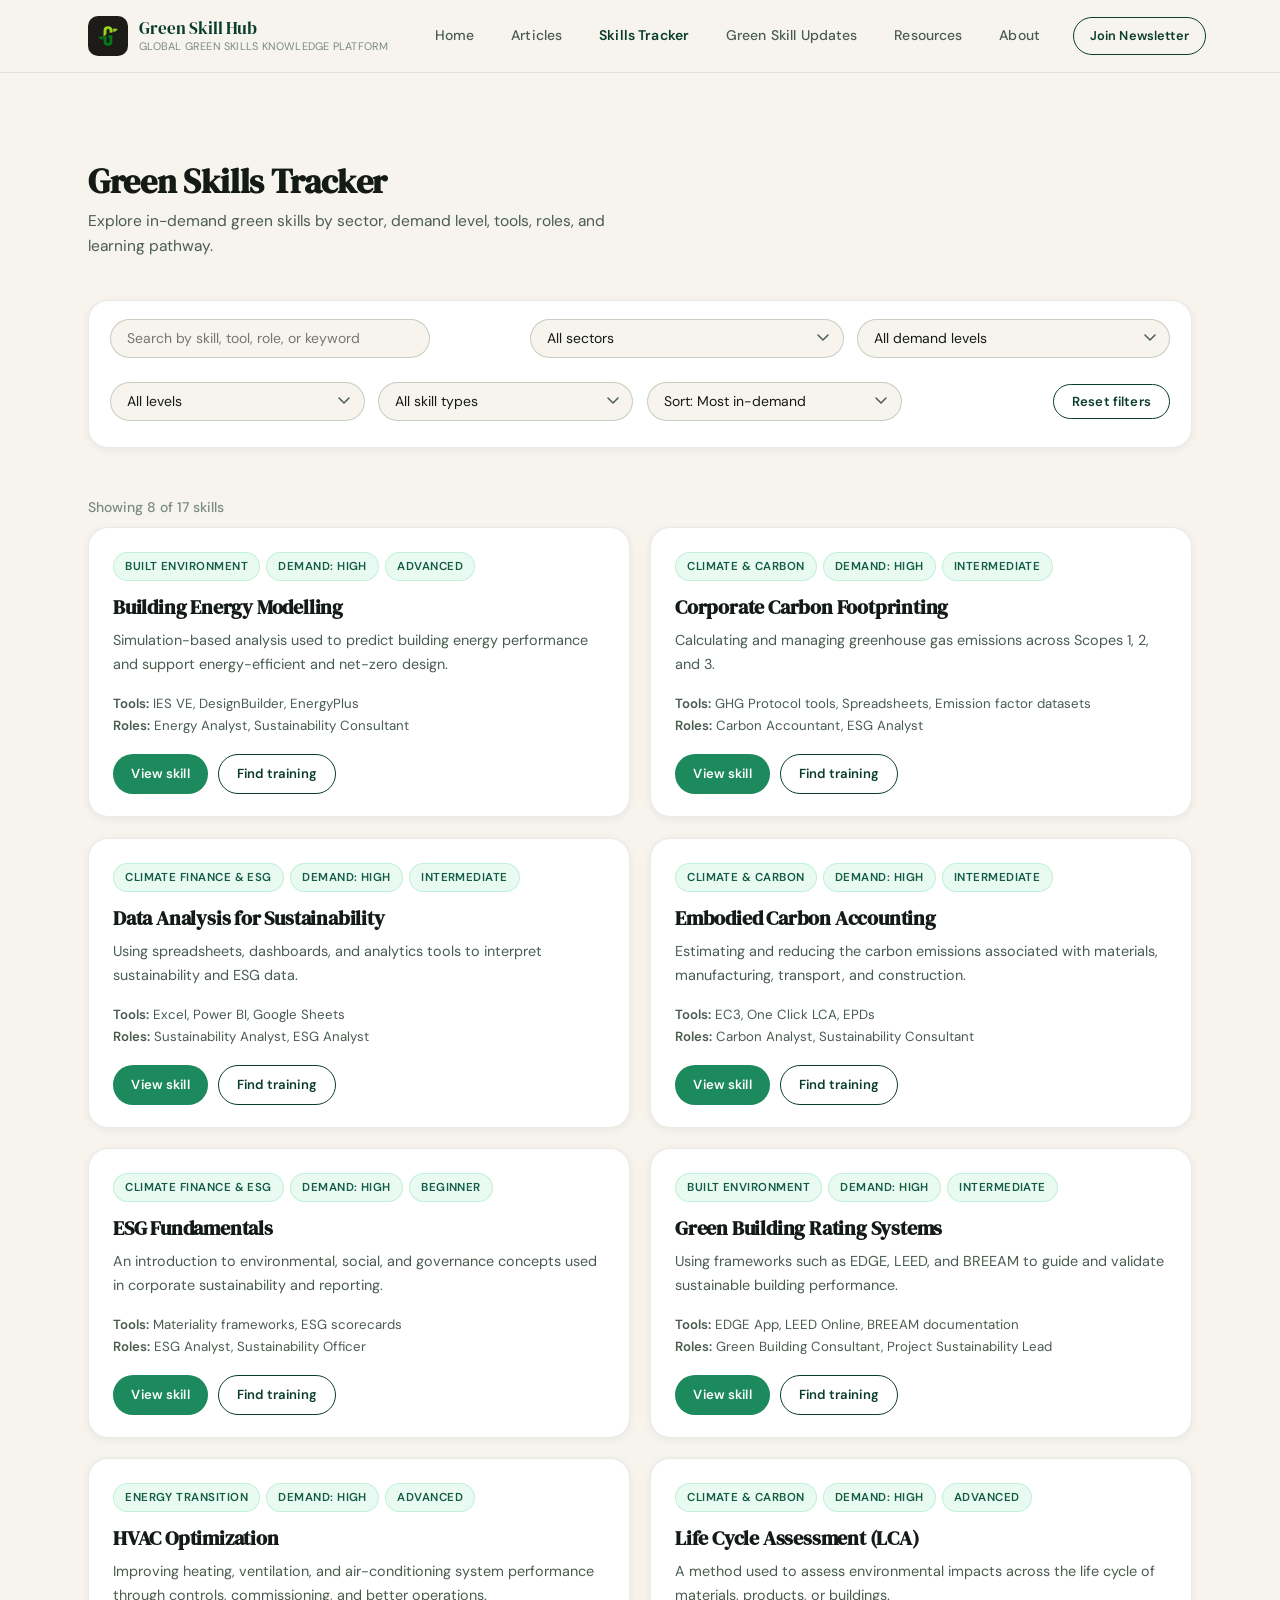
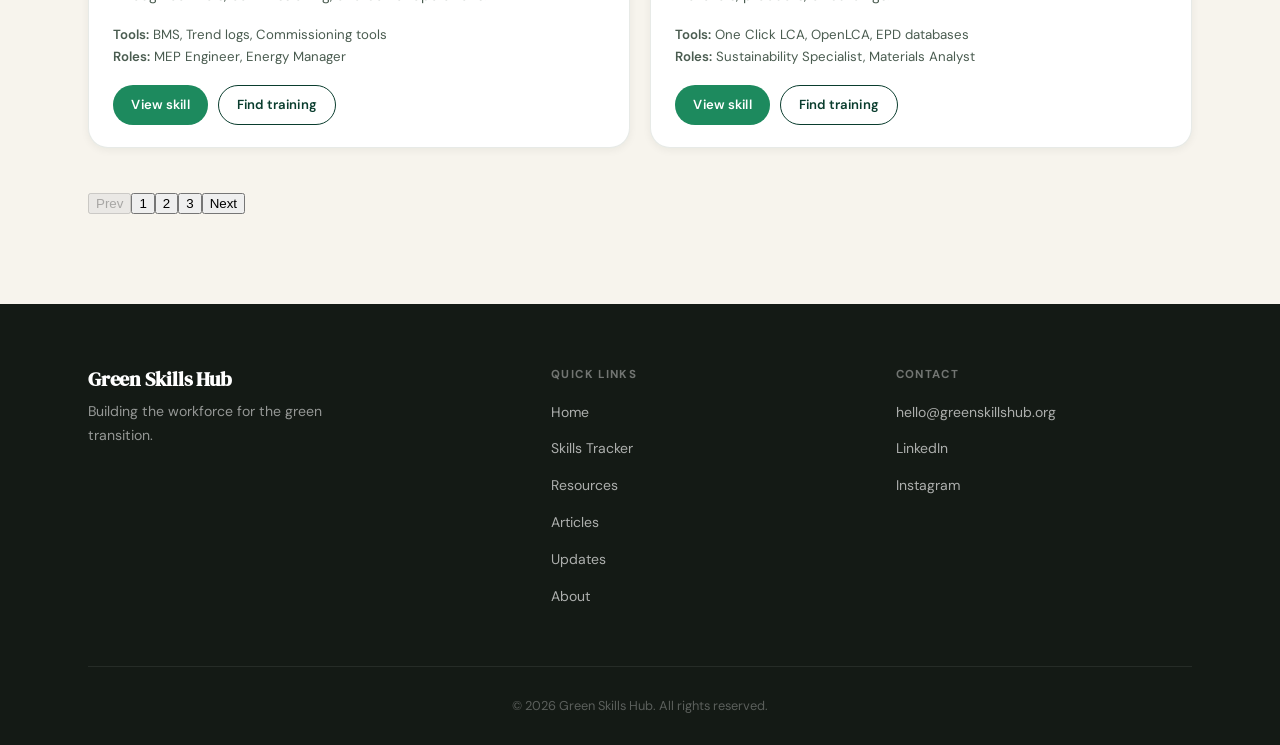
<file: tracker.html>
<!DOCTYPE html>
<html lang="en">
<head>
  <meta charset="UTF-8" />
  <meta name="viewport" content="width=device-width, initial-scale=1.0" />
  <title>Green Skills Tracker | Green Skill Hub</title>
  <meta
    name="description"
    content="Explore in-demand green skills by sector, demand level, tools, roles, and learning pathways on Green Skill Hub."
  />
  <link rel="stylesheet" href="css/styles.css" />
  <link rel="preconnect" href="https://fonts.googleapis.com" />
  <link rel="preconnect" href="https://fonts.gstatic.com" crossorigin />
  <link
    href="https://fonts.googleapis.com/css2?family=DM+Serif+Display:ital@0;1&family=DM+Sans:ital,opsz,wght@0,9..40,300;0,9..40,400;0,9..40,500;0,9..40,600;0,9..40,700;1,9..40,400&display=swap"
    rel="stylesheet"
  />
  <style>
    /* ── Tracker-specific overrides ── */

    .tracker-topbar {
      display: flex;
      justify-content: space-between;
      align-items: center;
      gap: 12px;
      flex-wrap: wrap;
      margin: 16px 0 8px;
    }

    .tracker-results-count {
      font-size: 0.875rem;
      color: var(--color-faint);
      font-weight: 500;
    }

    .tracker-badges {
      display: flex;
      flex-wrap: wrap;
      gap: 6px;
      margin: 0 0 0.85rem;
    }

    .tracker-badge {
      display: inline-flex;
      align-items: center;
      padding: 0.22rem 0.7rem;
      border-radius: 999px;
      font-size: 0.72rem;
      font-weight: 600;
      letter-spacing: 0.04em;
      text-transform: uppercase;
      background: rgba(46, 204, 130, 0.1);
      color: var(--forest-mid);
      border: 1px solid rgba(46, 204, 130, 0.22);
    }

    .tracker-card-meta {
      margin: 0.75rem 0 0;
      font-size: 0.83rem;
      color: var(--color-muted);
      line-height: 1.7;
    }

    .tracker-card-meta strong {
      color: var(--ink-soft);
      font-weight: 600;
    }

    .tracker-actions {
      display: flex;
      flex-wrap: wrap;
      gap: 0.6rem;
      margin-top: 1rem;
    }

    /* Detail panel */
    .tracker-detail {
      margin-top: 2.5rem;
      border: 1px solid var(--color-border-mid);
      border-radius: var(--r-xl);
      padding: 2rem;
      background: var(--surface);
      box-shadow: var(--shadow-md);
      position: relative;
    }

    .tracker-detail::before {
      content: '';
      position: absolute;
      top: 0; left: 0; right: 0;
      height: 3px;
      background: linear-gradient(90deg, var(--forest), var(--leaf));
      border-radius: var(--r-xl) var(--r-xl) 0 0;
    }

    .tracker-detail.hidden { display: none; }

    .tracker-detail-grid {
      display: grid;
      grid-template-columns: 1.3fr 1fr;
      gap: 2rem;
      margin-top: 1.5rem;
    }

    .tracker-detail-section h3 {
      font-size: 0.78rem;
      font-weight: 700;
      letter-spacing: 0.1em;
      text-transform: uppercase;
      color: var(--forest-mid);
      margin-bottom: 0.6rem;
      margin-top: 1.25rem;
    }

    .tracker-detail-section h3:first-child { margin-top: 0; }

    .tracker-detail-section p {
      font-size: 0.92rem;
      color: var(--color-muted);
      line-height: 1.7;
    }

    .tracker-detail-list {
      padding-left: 0;
      margin: 0;
      list-style: none;
    }

    .tracker-detail-list li {
      font-size: 0.88rem;
      color: var(--color-muted);
      padding: 0.3rem 0;
      border-bottom: 1px solid var(--color-border);
      display: flex;
      align-items: baseline;
      gap: 0.5rem;
    }

    .tracker-detail-list li:last-child { border-bottom: none; }

    .tracker-detail-list li::before {
      content: '';
      width: 5px;
      height: 5px;
      border-radius: 50%;
      background: var(--leaf);
      flex-shrink: 0;
      margin-top: 0.4rem;
    }

    .tracker-empty {
      grid-column: 1 / -1;
      text-align: center;
      padding: 3rem;
    }

    /* Toolbar layouts */
    .tracker-toolbar-clean {
      display: grid;
      grid-template-columns: 1.3fr 1fr 1fr;
      gap: 0.85rem;
      margin-bottom: 0.75rem;
    }

    .tracker-toolbar-clean .updates-search,
    .tracker-toolbar-clean .updates-filter-select { width: 100%; }

    .tracker-toolbar-clean .updates-search input,
    .tracker-toolbar-clean .updates-dropdown { width: 100%; }

    .tracker-toolbar-secondary {
      display: grid;
      grid-template-columns: repeat(3, minmax(150px, 1fr)) minmax(180px, 1fr);
      gap: 0.85rem;
      margin-bottom: 0.5rem;
    }

    .tracker-toolbar-secondary select { width: 100%; }

    /* JS-injected skill cards — always visible */
    #skillsGrid .card {
      animation: none;
      opacity: 1;
    }

    /* Dark mode detail panel */
    .dark-mode .tracker-detail {
      background: var(--color-surface);
      border-color: var(--color-border);
    }

    @media (max-width: 1100px) {
      .tracker-toolbar-clean,
      .tracker-toolbar-secondary { grid-template-columns: 1fr 1fr; }
    }

    @media (max-width: 840px) {
      .tracker-detail-grid,
      .tracker-toolbar-clean,
      .tracker-toolbar-secondary { grid-template-columns: 1fr; }
    }
  </style>
  <!-- Google tag (gtag.js) -->
<script async src="https://www.googletagmanager.com/gtag/js?id=G-3H4B6SHLVS"></script>
<script>
  window.dataLayer = window.dataLayer || [];
  function gtag(){dataLayer.push(arguments);}
  gtag('js', new Date());

  gtag('config', 'G-3H4B6SHLVS');
</script>
</head>

<body>
  <!-- ================= HEADER ================= -->
  <header class="site-header">
    <div class="container header-inner">
      <a href="index.html" class="brand">
        <img src="./assets/logo3.png" alt="Green Skill Hub Logo" class="brand-logo">
        <div class="brand-text">
          <span class="brand-name">Green Skill Hub</span>
          <span class="brand-tagline">Global Green Skills Knowledge Platform</span>
        </div>
      </a>

      <button class="nav-toggle" aria-label="Toggle navigation" id="navToggle">
        <span></span><span></span><span></span>
      </button>

      <nav class="main-nav" id="mainNav">
        <ul class="nav-list">
          <li><a href="index.html" class="nav-link">Home</a></li>
          <li><a href="articles.html" class="nav-link">Articles</a></li>
          <li><a href="tracker.html" class="nav-link active">Skills Tracker</a></li>
          <li><a href="updates.html" class="nav-link">Green Skill Updates</a></li>
          <li><a href="resources.html" class="nav-link">Resources</a></li>
          <li><a href="index.html#about" class="nav-link">About</a></li>
        </ul>
        <a href="index.html#newsletter" class="btn btn-sm btn-outline">Join Newsletter</a>
      </nav>
    </div>
  </header>

  <!-- ================= MAIN ================= -->
  <main>
    <section class="section">
      <div class="container section-header">
        <div>
          <h2>Green Skills Tracker</h2>
          <p class="section-subtitle">
            Explore in-demand green skills by sector, demand level, tools, roles, and learning pathway.
          </p>
        </div>
      </div>

      <div class="container updates-layout">
        <div class="updates-toolbar" style="flex-direction: column; align-items: stretch; gap: 0.75rem;">
          <div class="tracker-toolbar-clean">
            <div class="updates-search">
            <input
              type="text"
              id="skillsSearch"
              placeholder="Search by skill, tool, role, or keyword"
              autocomplete="off"
            />
          </div>

          <div class="updates-filter-select">
            <select id="skillsSectorFilter" class="updates-dropdown">
              <option value="all">All sectors</option>
              <option value="energy">Energy Transition</option>
              <option value="built-environment">Built Environment</option>
              <option value="carbon">Climate &amp; Carbon</option>
              <option value="climate-finance">Climate Finance &amp; ESG</option>
              <option value="circular-economy">Circular Economy</option>
              <option value="environment">Water &amp; Environment</option>
              <option value="agriculture">Agriculture &amp; Food Systems</option>
              <option value="cities">Sustainable Cities</option>
            </select>
          </div>

          <div class="updates-filter-select">
            <select id="skillsDemand" class="updates-dropdown">
              <option value="all">All demand levels</option>
              <option value="high">High demand</option>
              <option value="medium">Medium demand</option>
              <option value="emerging">Emerging</option>
            </select>
          </div>
        </div>

        <div class="tracker-toolbar-secondary">
          <div class="updates-filter-select">
            <select id="skillsLevel" class="updates-dropdown">
              <option value="all">All levels</option>
              <option value="beginner">Beginner</option>
              <option value="intermediate">Intermediate</option>
              <option value="advanced">Advanced</option>
            </select>
          </div>

          <div class="updates-filter-select">
            <select id="skillsType" class="updates-dropdown">
              <option value="all">All skill types</option>
              <option value="technical">Technical</option>
              <option value="digital">Digital</option>
              <option value="policy">Policy</option>
              <option value="management">Management</option>
              <option value="soft">Soft</option>
            </select>
          </div>

          <div class="updates-filter-select">
            <select id="skillsSort" class="updates-dropdown">
              <option value="demand">Sort: Most in-demand</option>
              <option value="az">Sort: A–Z</option>
              <option value="level">Sort: By level</option>
              <option value="category">Sort: By category</option>
            </select>
          </div>

          <div class="tracker-topbar" style="margin: 0; justify-content: flex-end;">
            <button type="button" class="btn btn-sm btn-outline" id="resetSkillsBtn">Reset filters</button>
          </div>
        </div>
        </div><!-- end updates-toolbar -->

        <div class="tracker-topbar">
          <p class="tracker-results-count" id="skillsResultsCount">Showing 0 of 0 skills</p>
        </div>

        <div class="cards-grid cards-grid-2" id="skillsGrid"></div>
        <div class="updates-pagination" id="skillsPagination"></div>

        <!-- ================= DETAIL PANEL ================= -->
        <div class="tracker-detail hidden" id="skillDetail">
          <div class="tracker-topbar" style="margin-top: 0;">
            <h2 id="detailTitle" style="margin: 0;">Skill title</h2>
            <button type="button" class="btn btn-sm btn-outline" id="closeDetailBtn">Close</button>
          </div>

          <div class="tracker-badges" id="detailBadges"></div>

          <p id="detailDescription">
            Skill description goes here.
          </p>

          <div class="tracker-detail-grid">
            <div class="tracker-detail-section">
              <h3>Why this skill matters</h3>
              <p id="detailImportance"></p>

              <h3>Typical roles</h3>
              <ul class="tracker-detail-list" id="detailRoles"></ul>

              <h3>Learning pathway</h3>
              <ul class="tracker-detail-list" id="detailPathway"></ul>
            </div>

            <div class="tracker-detail-section">
              <h3>Tools & software</h3>
              <ul class="tracker-detail-list" id="detailTools"></ul>

              <h3>Where it is used</h3>
              <ul class="tracker-detail-list" id="detailUses"></ul>

              <div class="tracker-actions">
                <a href="updates.html" class="btn btn-sm btn-secondary">Find training</a>
                <a href="resources.html" class="btn btn-sm btn-outline">Related resources</a>
                <a href="articles.html" class="btn btn-sm btn-outline">Read articles</a>
              </div>
            </div>
          </div>
        </div>
      </div>
    </section>
  </main>

  <!-- ================= FOOTER ================= -->
  <footer class="site-footer">
    <div class="container">
      <div class="footer-content">
        <div class="footer-brand">
          <h3>Green Skills Hub</h3>
          <p>Building the workforce for the green transition.</p>
        </div>

        <div class="footer-links">
          <h4>Quick Links</h4>
          <ul>
            <li><a href="index.html">Home</a></li>
            <li><a href="tracker.html">Skills Tracker</a></li>
            <li><a href="resources.html">Resources</a></li>
            <li><a href="articles.html">Articles</a></li>
            <li><a href="updates.html">Updates</a></li>
            <li><a href="index.html#about">About</a></li>
          </ul>
        </div>

        <div class="footer-contact">
          <h4>Contact</h4>
          <ul>
            <li><a href="mailto:hello@greenskillshub.org">hello@greenskillshub.org</a></li>
            <li><a href="https://www.linkedin.com/" target="_blank" rel="noopener">LinkedIn</a></li>
            <li><a href="https://www.instagram.com/" target="_blank" rel="noopener">Instagram</a></li>
          </ul>
        </div>
      </div>

      <div class="footer-bottom">
        <p>&copy; 2026 Green Skills Hub. All rights reserved.</p>
      </div>
    </div>
  </footer>

  <script src="js/global.js"></script>

  <script>
    document.addEventListener("DOMContentLoaded", () => {
      const SKILLS = [
        {
          id: "building-energy-modelling",
          name: "Building Energy Modelling",
          category: "built-environment",
          demand: "high",
          level: "advanced",
          type: "technical",
          description: "Simulation-based analysis used to predict building energy performance and support energy-efficient and net-zero design.",
          importance: "This skill helps professionals test design options before construction, improve performance, reduce operational energy use, and support certification or net-zero targets.",
          tools: ["IES VE", "DesignBuilder", "EnergyPlus"],
          roles: ["Energy Analyst", "Sustainability Consultant", "Building Performance Specialist"],
          uses: ["Net-zero buildings", "Design optimization", "Compliance studies", "Retrofit analysis"],
          pathway: ["Learn energy fundamentals and building physics", "Practice with simulation software", "Apply to real building case studies", "Connect to certification workflows such as EDGE or LEED"],
          keywords: "energy modelling simulation thermal performance building performance energyplus designbuilder ies ve"
        },
        {
          id: "passive-design",
          name: "Passive Design Strategy",
          category: "built-environment",
          demand: "high",
          level: "intermediate",
          type: "technical",
          description: "Designing buildings to use orientation, shading, ventilation, and daylight effectively before relying on active systems.",
          importance: "Passive design reduces energy demand early in the design process and improves comfort, resilience, and affordability in buildings.",
          tools: ["Climate Consultant", "Ladybug Tools", "Sun path studies"],
          roles: ["Architect", "Sustainable Design Consultant"],
          uses: ["Residential buildings", "Schools", "Commercial design", "Warm climate strategies"],
          pathway: ["Understand climate-responsive design", "Learn daylight and shading principles", "Apply passive strategies to building layouts", "Use digital tools for analysis"],
          keywords: "passive design shading daylight natural ventilation building orientation thermal comfort"
        },
        {
          id: "lca",
          name: "Life Cycle Assessment (LCA)",
          category: "carbon",
          demand: "high",
          level: "advanced",
          type: "technical",
          description: "A method used to assess environmental impacts across the life cycle of materials, products, or buildings.",
          importance: "LCA helps professionals compare materials and systems, reduce embodied impacts, and make evidence-based sustainability decisions.",
          tools: ["One Click LCA", "OpenLCA", "EPD databases"],
          roles: ["Sustainability Specialist", "Materials Analyst", "Embodied Carbon Consultant"],
          uses: ["Material selection", "Building assessment", "Embodied carbon studies", "Product comparisons"],
          pathway: ["Understand life cycle stages", "Learn embodied carbon concepts", "Use LCA software and datasets", "Apply findings to design decisions"],
          keywords: "life cycle assessment embodied carbon material impacts environmental product declarations openlca one click lca"
        },
        {
          id: "embodied-carbon-accounting",
          name: "Embodied Carbon Accounting",
          category: "carbon",
          demand: "high",
          level: "intermediate",
          type: "technical",
          description: "Estimating and reducing the carbon emissions associated with materials, manufacturing, transport, and construction.",
          importance: "As operational emissions reduce, embodied carbon becomes more important in achieving climate targets in the built environment.",
          tools: ["EC3", "One Click LCA", "EPDs"],
          roles: ["Carbon Analyst", "Sustainability Consultant"],
          uses: ["Low-carbon design", "Material comparison", "Construction reporting"],
          pathway: ["Learn carbon basics", "Understand EPDs and product data", "Use accounting tools", "Apply to design and procurement"],
          keywords: "embodied carbon ec3 epd materials low carbon concrete steel timber"
        },
        {
          id: "hvac-optimization",
          name: "HVAC Optimization",
          category: "energy",
          demand: "high",
          level: "advanced",
          type: "technical",
          description: "Improving heating, ventilation, and air-conditioning system performance through controls, commissioning, and better operations.",
          importance: "HVAC systems account for a major share of building energy use, so optimizing them delivers major energy and cost savings.",
          tools: ["BMS", "Trend logs", "Commissioning tools"],
          roles: ["MEP Engineer", "Energy Manager", "Facilities Engineer"],
          uses: ["Commercial buildings", "Retrofits", "Commissioning projects"],
          pathway: ["Understand HVAC fundamentals", "Learn controls and setpoints", "Use performance data", "Apply optimization strategies"],
          keywords: "hvac optimization commissioning controls energy efficiency bms setpoints"
        },
        {
          id: "solar-pv-integration",
          name: "Renewable Energy Integration (Solar PV)",
          category: "energy",
          demand: "high",
          level: "intermediate",
          type: "technical",
          description: "Designing and integrating solar photovoltaic systems into buildings, campuses, and energy systems.",
          importance: "Solar integration is a core part of clean energy transition and building decarbonization pathways.",
          tools: ["PVsyst", "PV*Sol", "Solar design calculators"],
          roles: ["Solar Designer", "Energy Engineer", "Renewable Energy Consultant"],
          uses: ["On-site renewable systems", "Hybrid systems", "Microgrids"],
          pathway: ["Learn solar fundamentals", "Understand load matching", "Use PV software", "Apply sizing and feasibility studies"],
          keywords: "solar pv renewable integration pv syst pvsol inverter battery sizing"
        },
        {
          id: "green-building-rating",
          name: "Green Building Rating Systems",
          category: "built-environment",
          demand: "high",
          level: "intermediate",
          type: "management",
          description: "Using frameworks such as EDGE, LEED, and BREEAM to guide and validate sustainable building performance.",
          importance: "These systems provide structured pathways for project teams to improve sustainability outcomes and demonstrate performance.",
          tools: ["EDGE App", "LEED Online", "BREEAM documentation"],
          roles: ["Green Building Consultant", "Project Sustainability Lead"],
          uses: ["Project certification", "Documentation review", "Performance planning"],
          pathway: ["Learn core rating system principles", "Understand credits and measures", "Practice documentation workflows", "Apply to live projects"],
          keywords: "edge leed breeam certification green building rating systems"
        },
        {
          id: "measurement-verification",
          name: "Measurement & Verification (IPMVP)",
          category: "energy",
          demand: "medium",
          level: "advanced",
          type: "technical",
          description: "Using structured methods to verify energy savings from retrofits and operational improvements.",
          importance: "Measurement and verification ensures that energy interventions deliver real and credible performance outcomes.",
          tools: ["Meters", "Baseline models", "Monitoring plans"],
          roles: ["M&V Engineer", "Energy Manager"],
          uses: ["Retrofit projects", "Performance contracts", "Energy savings validation"],
          pathway: ["Learn IPMVP concepts", "Understand baselines", "Use real metered data", "Prepare reporting workflows"],
          keywords: "measurement verification ipmvp baseline energy savings meters"
        },
        {
          id: "esg-fundamentals",
          name: "ESG Fundamentals",
          category: "climate-finance",
          demand: "high",
          level: "beginner",
          type: "management",
          description: "An introduction to environmental, social, and governance concepts used in corporate sustainability and reporting.",
          importance: "ESG literacy is increasingly required across corporate, finance, consulting, and public-sector sustainability roles.",
          tools: ["Materiality frameworks", "ESG scorecards"],
          roles: ["ESG Analyst", "Sustainability Officer"],
          uses: ["Corporate sustainability", "Investor communication", "Internal reporting"],
          pathway: ["Understand ESG pillars", "Learn materiality concepts", "Explore reporting standards", "Apply to simple company case studies"],
          keywords: "esg fundamentals sustainability governance reporting materiality"
        },
        {
          id: "sustainability-reporting",
          name: "Sustainability Reporting",
          category: "climate-finance",
          demand: "high",
          level: "advanced",
          type: "policy",
          description: "Collecting, organizing, and communicating sustainability data through formal disclosures and reporting frameworks.",
          importance: "Reporting connects sustainability actions to accountability, compliance, investor expectations, and stakeholder trust.",
          tools: ["Reporting templates", "Data collection tools", "Disclosure frameworks"],
          roles: ["Reporting Specialist", "ESG Lead", "Sustainability Analyst"],
          uses: ["GRI reporting", "ISSB disclosure", "Corporate sustainability reports"],
          pathway: ["Learn reporting standards", "Understand KPIs and evidence", "Practice data collection", "Develop reporting narratives"],
          keywords: "sustainability reporting gri issb csrd disclosure kpi"
        },
        {
          id: "corporate-carbon-footprinting",
          name: "Corporate Carbon Footprinting",
          category: "carbon",
          demand: "high",
          level: "intermediate",
          type: "technical",
          description: "Calculating and managing greenhouse gas emissions across Scopes 1, 2, and 3.",
          importance: "Carbon footprinting is foundational for corporate climate action, target-setting, and ESG disclosure.",
          tools: ["GHG Protocol tools", "Spreadsheets", "Emission factor datasets"],
          roles: ["Carbon Accountant", "ESG Analyst"],
          uses: ["Corporate reporting", "Net-zero planning", "Climate strategy"],
          pathway: ["Learn GHG accounting basics", "Understand scope boundaries", "Use emissions data", "Prepare inventories and reports"],
          keywords: "carbon footprint scope 1 scope 2 scope 3 ghg protocol"
        },
        {
          id: "climate-risk",
          name: "Climate Risk & Resilience Assessment",
          category: "cities",
          demand: "emerging",
          level: "advanced",
          type: "policy",
          description: "Assessing how climate hazards affect assets, systems, and communities, and planning adaptive responses.",
          importance: "Climate resilience is becoming central to infrastructure, urban planning, finance, and long-term sustainability strategy.",
          tools: ["Risk matrices", "Scenario analysis", "Hazard maps"],
          roles: ["Climate Risk Analyst", "Urban Planner"],
          uses: ["Infrastructure planning", "Adaptation strategy", "Resilience assessments"],
          pathway: ["Understand climate hazards", "Learn vulnerability concepts", "Use scenario methods", "Translate findings into adaptation actions"],
          keywords: "climate risk resilience adaptation heat flood vulnerability"
        },
        {
          id: "circular-construction",
          name: "Circular Economy in Construction",
          category: "circular-economy",
          demand: "emerging",
          level: "intermediate",
          type: "management",
          description: "Applying reuse, recovery, and circular design principles to reduce waste and resource consumption in construction.",
          importance: "Circularity reduces environmental impact and supports more efficient use of materials across the built environment.",
          tools: ["Material passports", "Waste tracking tools"],
          roles: ["Construction Manager", "Sustainability Consultant"],
          uses: ["Construction planning", "Material recovery", "Waste reduction"],
          pathway: ["Learn circular economy concepts", "Understand building material flows", "Use tracking tools", "Integrate circularity into projects"],
          keywords: "circular economy construction waste reuse recycle material passports"
        },
        {
          id: "construction-waste-management",
          name: "Construction Waste Management",
          category: "circular-economy",
          demand: "medium",
          level: "beginner",
          type: "management",
          description: "Managing on-site waste through segregation, reduction, diversion, and documentation strategies.",
          importance: "Effective waste management supports circularity, lowers project impact, and improves compliance and site performance.",
          tools: ["Site waste plans", "Waste logs"],
          roles: ["Site Manager", "HSE Officer"],
          uses: ["Construction sites", "Renovation projects", "Project compliance"],
          pathway: ["Understand waste streams", "Learn segregation practices", "Use tracking systems", "Apply to project workflows"],
          keywords: "construction waste segregation recycling landfill diversion"
        },
        {
          id: "water-efficiency",
          name: "Water Efficiency & Conservation",
          category: "environment",
          demand: "medium",
          level: "beginner",
          type: "technical",
          description: "Reducing water demand in buildings and sites through efficient fixtures, reuse systems, and water management strategies.",
          importance: "Water efficiency is increasingly important for resilient design, resource conservation, and sustainable development.",
          tools: ["Water balance tools", "Fixture calculators"],
          roles: ["MEP Engineer", "Sustainability Consultant"],
          uses: ["Building design", "Landscape planning", "Resource efficiency"],
          pathway: ["Learn water use basics", "Understand efficient systems", "Apply calculators and benchmarks", "Integrate into project design"],
          keywords: "water efficiency conservation rainwater greywater fixtures"
        },
        {
          id: "bim-sustainability",
          name: "BIM for Sustainability Analysis",
          category: "built-environment",
          demand: "medium",
          level: "intermediate",
          type: "digital",
          description: "Using BIM workflows to support sustainability analysis, coordination, and performance-informed design decisions.",
          importance: "BIM helps connect design, data, and sustainability analysis more efficiently across project teams.",
          tools: ["Revit", "IFC", "Insight plugins"],
          roles: ["BIM Specialist", "Sustainability Analyst"],
          uses: ["Design coordination", "Performance analysis", "Workflow integration"],
          pathway: ["Learn BIM basics", "Understand sustainability data flows", "Use BIM tools for analysis", "Apply in live projects"],
          keywords: "bim sustainability revit building information modelling carbon analysis"
        },
        {
          id: "data-analysis-sustainability",
          name: "Data Analysis for Sustainability",
          category: "climate-finance",
          demand: "high",
          level: "intermediate",
          type: "digital",
          description: "Using spreadsheets, dashboards, and analytics tools to interpret sustainability and ESG data.",
          importance: "Data skills are essential for turning sustainability information into decisions, reporting, and performance insights.",
          tools: ["Excel", "Power BI", "Google Sheets"],
          roles: ["Sustainability Analyst", "ESG Analyst"],
          uses: ["Dashboards", "KPI tracking", "Reporting support"],
          pathway: ["Learn spreadsheet logic", "Understand sustainability metrics", "Build simple dashboards", "Apply storytelling with data"],
          keywords: "data analysis excel power bi dashboard sustainability metrics"
        }
      ];

      const grid = document.getElementById("skillsGrid");
      const pagination = document.getElementById("skillsPagination");
      const searchInput = document.getElementById("skillsSearch");
      const skillsSectorFilter = document.getElementById("skillsSectorFilter");
      const demandSelect = document.getElementById("skillsDemand");
      const levelSelect = document.getElementById("skillsLevel");
      const typeSelect = document.getElementById("skillsType");
      const sortSelect = document.getElementById("skillsSort");
      const resultsCount = document.getElementById("skillsResultsCount");
      const resetBtn = document.getElementById("resetSkillsBtn");

      const detailPanel = document.getElementById("skillDetail");
      const detailTitle = document.getElementById("detailTitle");
      const detailBadges = document.getElementById("detailBadges");
      const detailDescription = document.getElementById("detailDescription");
      const detailImportance = document.getElementById("detailImportance");
      const detailRoles = document.getElementById("detailRoles");
      const detailPathway = document.getElementById("detailPathway");
      const detailTools = document.getElementById("detailTools");
      const detailUses = document.getElementById("detailUses");
      const closeDetailBtn = document.getElementById("closeDetailBtn");

      const PAGE_SIZE = 8;
      let currentPage = 1;
      let activeCategory = "all";

      function sectorLabel(value) {
        const labels = {
          "energy": "Energy Transition",
          "built-environment": "Built Environment",
          "carbon": "Climate & Carbon",
          "climate-finance": "Climate Finance & ESG",
          "circular-economy": "Circular Economy",
          "environment": "Water & Environment",
          "agriculture": "Agriculture & Food Systems",
          "cities": "Sustainable Cities"
        };
        return labels[value] || value;
      }

      function labelize(str) {
        return (str || "")
          .split("-")
          .map(word => word.charAt(0).toUpperCase() + word.slice(1))
          .join(" ");
      }

      function normalize(str) {
        return (str || "").toLowerCase().trim();
      }

      function demandRank(value) {
        if (value === "high") return 1;
        if (value === "medium") return 2;
        if (value === "emerging") return 3;
        return 4;
      }

      function levelRank(value) {
        if (value === "beginner") return 1;
        if (value === "intermediate") return 2;
        if (value === "advanced") return 3;
        return 4;
      }

      function getFilteredSkills() {
        const query = normalize(searchInput.value);
        const demand = demandSelect.value;
        const level = levelSelect.value;
        const type = typeSelect.value;
        const sort = sortSelect.value;

        let filtered = SKILLS.filter(skill => {
          const matchesCategory = activeCategory === "all" || skill.category === activeCategory;
          const matchesDemand = demand === "all" || skill.demand === demand;
          const matchesLevel = level === "all" || skill.level === level;
          const matchesType = type === "all" || skill.type === type;

          const haystack = normalize([
            skill.name,
            skill.category,
            skill.demand,
            skill.level,
            skill.type,
            skill.description,
            skill.importance,
            skill.keywords,
            ...(skill.tools || []),
            ...(skill.roles || []),
            ...(skill.uses || [])
          ].join(" "));

          const matchesQuery = !query || haystack.includes(query);

          return matchesCategory && matchesDemand && matchesLevel && matchesType && matchesQuery;
        });

        filtered.sort((a, b) => {
          if (sort === "az") return a.name.localeCompare(b.name);
          if (sort === "level") return levelRank(a.level) - levelRank(b.level);
          if (sort === "category") return sectorLabel(a.category).localeCompare(sectorLabel(b.category));
          return demandRank(a.demand) - demandRank(b.demand) || a.name.localeCompare(b.name);
        });

        return filtered;
      }

      function buildCard(skill) {
        const card = document.createElement("article");
        card.className = "card";

        card.innerHTML = `
          <div class="tracker-badges">
            <span class="tracker-badge">${sectorLabel(skill.category)}</span>
            <span class="tracker-badge">Demand: ${labelize(skill.demand)}</span>
            <span class="tracker-badge">${labelize(skill.level)}</span>
          </div>
          <h3>${skill.name}</h3>
          <p>${skill.description}</p>
          <div class="tracker-card-meta">
            <strong>Tools:</strong> ${(skill.tools || []).slice(0, 3).join(", ")}<br />
            <strong>Roles:</strong> ${(skill.roles || []).slice(0, 2).join(", ")}
          </div>
          <div class="tracker-actions">
            <button type="button" class="btn btn-sm btn-secondary view-skill-btn">View skill</button>
            <a href="updates.html" class="btn btn-sm btn-outline">Find training</a>
          </div>
        `;

        card.querySelector(".view-skill-btn").addEventListener("click", () => {
          openSkillDetail(skill);
        });

        return card;
      }

      function openSkillDetail(skill) {
        detailTitle.textContent = skill.name;
        detailDescription.textContent = skill.description;
        detailImportance.textContent = skill.importance;

        detailBadges.innerHTML = `
          <span class="tracker-badge">${sectorLabel(skill.category)}</span>
          <span class="tracker-badge">Demand: ${labelize(skill.demand)}</span>
          <span class="tracker-badge">Level: ${labelize(skill.level)}</span>
          <span class="tracker-badge">Type: ${labelize(skill.type)}</span>
        `;

        detailRoles.innerHTML = (skill.roles || []).map(item => `<li>${item}</li>`).join("");
        detailPathway.innerHTML = (skill.pathway || []).map(item => `<li>${item}</li>`).join("");
        detailTools.innerHTML = (skill.tools || []).map(item => `<li>${item}</li>`).join("");
        detailUses.innerHTML = (skill.uses || []).map(item => `<li>${item}</li>`).join("");

        detailPanel.classList.remove("hidden");
        detailPanel.scrollIntoView({ behavior: "smooth", block: "start" });
      }

      function renderPagination(totalItems) {
        pagination.innerHTML = "";
        const totalPages = Math.ceil(totalItems / PAGE_SIZE) || 1;
        if (totalPages <= 1) return;

        function createButton(label, page, disabled = false, active = false) {
          const btn = document.createElement("button");
          btn.type = "button";
          btn.textContent = label;
          btn.disabled = disabled;
          btn.className = "pagination-btn" + (active ? " active" : "");
          btn.addEventListener("click", () => {
            if (!disabled && page !== currentPage) {
              currentPage = page;
              render();
              window.scrollTo({ top: 0, behavior: "smooth" });
            }
          });
          return btn;
        }

        pagination.appendChild(
          createButton("Prev", Math.max(1, currentPage - 1), currentPage === 1)
        );

        for (let page = 1; page <= totalPages; page++) {
          pagination.appendChild(
            createButton(String(page), page, false, page === currentPage)
          );
        }

        pagination.appendChild(
          createButton("Next", Math.min(totalPages, currentPage + 1), currentPage === totalPages)
        );
      }

      function render() {
        const filtered = getFilteredSkills();
        const totalPages = Math.ceil(filtered.length / PAGE_SIZE) || 1;
        if (currentPage > totalPages) currentPage = totalPages;

        const start = (currentPage - 1) * PAGE_SIZE;
        const end = start + PAGE_SIZE;
        const pageItems = filtered.slice(start, end);

        resultsCount.textContent = `Showing ${pageItems.length} of ${filtered.length} skills`;

        grid.innerHTML = "";

        if (filtered.length === 0) {
          grid.innerHTML = `
            <article class="card tracker-empty">
              <h3>No skills found</h3>
              <p>Try a different keyword or reset the filters to explore all available green skills.</p>
            </article>
          `;
          pagination.innerHTML = "";
          return;
        }

        pageItems.forEach(skill => {
          grid.appendChild(buildCard(skill));
        });

        renderPagination(filtered.length);
      }

      function resetFilters() {
        searchInput.value = "";
        if (skillsSectorFilter) skillsSectorFilter.value = "all";
        demandSelect.value = "all";
        levelSelect.value = "all";
        typeSelect.value = "all";
        sortSelect.value = "demand";
        activeCategory = "all";
        currentPage = 1;
        render();
      }

      if (skillsSectorFilter) {
        skillsSectorFilter.addEventListener("change", () => {
          activeCategory = skillsSectorFilter.value || "all";
          currentPage = 1;
          render();
        });
      }

      searchInput.addEventListener("input", () => {
        currentPage = 1;
        render();
      });

      [demandSelect, levelSelect, typeSelect, sortSelect].forEach(select => {
        select.addEventListener("change", () => {
          currentPage = 1;
          render();
        });
      });

      resetBtn.addEventListener("click", resetFilters);

      closeDetailBtn.addEventListener("click", () => {
        detailPanel.classList.add("hidden");
      });

      render();
    });
  </script>
</body>
</html>
</file>
<file: css/styles.css>
/* =========================================================
   GREEN SKILL HUB — REDESIGNED STYLES
   Aesthetic: Organic editorial — natural authority, earthy depth
   Fonts: DM Serif Display (headings) + DM Sans (body)
   ========================================================= */

@import url('https://fonts.googleapis.com/css2?family=DM+Serif+Display:ital@0;1&family=DM+Sans:ital,opsz,wght@0,9..40,300;0,9..40,400;0,9..40,500;0,9..40,600;0,9..40,700;1,9..40,400&display=swap');

/* =========================================================
   DESIGN TOKENS
   ========================================================= */

:root {
  /* Core palette */
  --forest:        #0a3d2e;
  --forest-mid:    #125c44;
  --forest-light:  #1d8a5e;
  --leaf:          #2ecc82;
  --leaf-soft:     #d0f5e3;

  --parchment:     #f7f4ed;
  --parchment-mid: #ede8dc;
  --parchment-warm:#e5dfc9;

  --ink:           #141a15;
  --ink-mid:       #2e3830;
  --ink-soft:      #4a5c50;
  --ink-faint:     #7a8c7e;

  --surface:       #ffffff;
  --surface-tinted:#fafdf8;

  --gold:          #c9a94e;
  --gold-soft:     #f5edcc;

  /* Semantic */
  --color-bg:           var(--parchment);
  --color-bg-alt:       var(--parchment-mid);
  --color-surface:      var(--surface);
  --color-border:       rgba(120, 140, 120, 0.18);
  --color-border-mid:   rgba(80, 110, 80, 0.28);

  --color-primary:      var(--forest);
  --color-primary-mid:  var(--forest-mid);
  --color-accent:       var(--leaf);
  --color-accent-soft:  var(--leaf-soft);

  --color-text:         var(--ink);
  --color-text-mid:     var(--ink-mid);
  --color-muted:        var(--ink-soft);
  --color-faint:        var(--ink-faint);

  /* Typography */
  --font-display: 'DM Serif Display', 'Georgia', serif;
  --font-body:    'DM Sans', system-ui, sans-serif;

  /* Spacing */
  --max-width:    1160px;
  --pad:          clamp(1rem, 4vw, 1.75rem);
  --section-gap:  clamp(3.5rem, 7vw, 5.5rem);

  /* Radii */
  --r-sm:   8px;
  --r-md:   14px;
  --r-lg:   20px;
  --r-xl:   28px;
  --r-pill: 999px;

  /* Shadows */
  --shadow-sm:  0 2px 8px rgba(10, 40, 20, 0.06);
  --shadow-md:  0 8px 28px rgba(10, 40, 20, 0.09);
  --shadow-lg:  0 20px 56px rgba(10, 40, 20, 0.12);
  --shadow-glow: 0 0 0 3px rgba(46, 204, 130, 0.22);

  /* Transitions */
  --ease: cubic-bezier(0.22, 0.68, 0, 1.2);
  --ease-out: cubic-bezier(0.16, 1, 0.3, 1);
  --t: 0.22s;
}

/* =========================================================
   RESET & BASE
   ========================================================= */

*, *::before, *::after { box-sizing: border-box; }

html { scroll-behavior: smooth; }

body {
  margin: 0;
  font-family: var(--font-body);
  font-size: 1rem;
  line-height: 1.7;
  color: var(--color-text);
  background: var(--color-bg);
  -webkit-font-smoothing: antialiased;
  overflow-x: hidden;
}

/* =========================================================
   TYPOGRAPHY SCALE
   ========================================================= */

h1, h2, h3, h4 {
  font-family: var(--font-display);
  line-height: 1.18;
  letter-spacing: -0.01em;
  margin: 0;
}

h1 { font-size: clamp(2.2rem, 5.5vw, 3.4rem); }
h2 { font-size: clamp(1.65rem, 3.5vw, 2.15rem); }
h3 { font-size: clamp(1.05rem, 2vw, 1.25rem); }
h4 { font-size: 1rem; font-weight: 600; }

p { margin: 0; }

a { color: var(--color-primary); text-decoration: none; }

img { max-width: 100%; display: block; }

/* =========================================================
   LAYOUT UTILITIES
   ========================================================= */

.container {
  width: 100%;
  max-width: var(--max-width);
  margin-inline: auto;
  padding-inline: var(--pad);
}

.section {
  padding-block: var(--section-gap);
}

.section-alt {
  background: linear-gradient(180deg, var(--parchment-mid) 0%, var(--parchment) 100%);
}

.section-header {
  display: flex;
  justify-content: space-between;
  align-items: flex-end;
  gap: 1.5rem;
  margin-bottom: 2.5rem;
}

.section-header h2 {
  margin-bottom: 0.45rem;
}

.section-subtitle {
  color: var(--color-muted);
  font-size: 0.97rem;
  max-width: 36rem;
  line-height: 1.65;
}

.link-inline {
  font-size: 0.88rem;
  font-weight: 600;
  color: var(--forest-mid);
  white-space: nowrap;
  letter-spacing: 0.01em;
  border-bottom: 1.5px solid rgba(18, 92, 68, 0.3);
  padding-bottom: 0.1rem;
  transition: border-color var(--t), color var(--t);
}
.link-inline:hover {
  color: var(--forest);
  border-color: var(--forest);
}

/* =========================================================
   BUTTONS
   ========================================================= */

.btn {
  display: inline-flex;
  align-items: center;
  gap: 0.45rem;
  padding: 0.72rem 1.55rem;
  border-radius: var(--r-pill);
  border: none;
  font-family: var(--font-body);
  font-weight: 600;
  font-size: 0.9rem;
  letter-spacing: 0.01em;
  cursor: pointer;
  text-decoration: none;
  transition: transform var(--t) var(--ease), box-shadow var(--t), background var(--t), color var(--t), border-color var(--t);
}

.btn:hover  { transform: translateY(-2px); }
.btn:active { transform: translateY(0); }

.btn-sm {
  padding: 0.5rem 1.15rem;
  font-size: 0.82rem;
}

.btn-primary {
  background: var(--forest);
  color: #fff;
  box-shadow: var(--shadow-md), inset 0 1px 0 rgba(255,255,255,0.08);
}
.btn-primary:hover {
  background: var(--forest-mid);
  box-shadow: var(--shadow-lg);
}

.btn-secondary {
  background: var(--forest-light);
  color: #fff;
}
.btn-secondary:hover {
  background: var(--forest-mid);
  box-shadow: var(--shadow-md);
}

.btn-outline {
  background: transparent;
  border: 1.5px solid var(--forest);
  color: var(--forest);
}
.btn-outline:hover {
  background: var(--forest);
  color: #fff;
}

.btn-ghost {
  background: rgba(10, 61, 46, 0.07);
  color: var(--forest);
  border: 1.5px solid transparent;
}
.btn-ghost:hover {
  background: rgba(10, 61, 46, 0.13);
  border-color: rgba(10, 61, 46, 0.2);
}

/* =========================================================
   HEADER
   ========================================================= */

.site-header {
  position: sticky;
  top: 0;
  z-index: 100;
  background: rgba(247, 244, 237, 0.92);
  backdrop-filter: blur(20px) saturate(1.5);
  -webkit-backdrop-filter: blur(20px) saturate(1.5);
  border-bottom: 1px solid var(--color-border);
}

.header-inner {
  display: flex;
  align-items: center;
  justify-content: space-between;
  padding-block: 0.8rem;
  min-height: 72px;
  gap: 2rem;
}

/* Brand */
.brand {
  display: flex;
  align-items: center;
  gap: 0.7rem;
  text-decoration: none;
  flex-shrink: 0;
}

.brand-logo {
  height: 40px;
  width: 40px;
  border-radius: 10px;
  object-fit: contain;
}

.brand-text {
  display: flex;
  flex-direction: column;
  line-height: 1.2;
}

.brand-name {
  font-family: var(--font-display);
  font-size: 1.05rem;
  color: var(--forest);
  letter-spacing: -0.01em;
}

.brand-tagline {
  font-size: 0.68rem;
  color: var(--color-faint);
  letter-spacing: 0.02em;
  text-transform: uppercase;
}

/* Nav */
.main-nav {
  display: flex;
  align-items: center;
  gap: 0.4rem;
}

.nav-list {
  list-style: none;
  display: flex;
  align-items: center;
  gap: 0.5rem;
  margin: 0;
  padding: 0;
}

.nav-link {
  display: block;
  padding: 0.4rem 0.9rem;
  font-size: 0.875rem;
  font-weight: 500;
  color: var(--color-muted);
  border-radius: var(--r-sm);
  transition: color var(--t), background var(--t);
  white-space: nowrap;
  letter-spacing: 0.01em;
}

.nav-link:hover {
  color: var(--forest);
  background: rgba(10, 61, 46, 0.06);
}

.nav-link.active {
  color: var(--forest);
  font-weight: 600;
}

/* Nav CTA gap */
.main-nav > .btn { 
  margin-left: 0.75rem; 
  white-space: nowrap;
  font-size: 0.8rem;
  padding: 0.45rem 1rem;
}

/* Mobile toggle */
.nav-toggle {
  display: none;
  flex-direction: column;
  justify-content: center;
  gap: 5px;
  width: 36px;
  height: 36px;
  background: transparent;
  border: 1.5px solid var(--color-border-mid);
  border-radius: var(--r-sm);
  cursor: pointer;
  padding: 0;
  transition: background var(--t);
}
.nav-toggle:hover { background: rgba(10,61,46,0.06); }
.nav-toggle span {
  width: 18px;
  height: 2px;
  background: var(--forest);
  border-radius: 2px;
  margin: 0 auto;
  transition: transform 0.2s, opacity 0.2s;
}

/* Theme toggle */
.theme-toggle {
  background: transparent;
  border: 1.5px solid var(--color-border-mid);
  border-radius: var(--r-pill);
  padding: 0.4rem 0.7rem;
  font-size: 0.9rem;
  cursor: pointer;
  margin-left: 0.5rem;
  transition: background var(--t);
}
.theme-toggle:hover { background: rgba(10,61,46,0.06); }

/* =========================================================
   HERO
   ========================================================= */

.hero {
  padding-block: clamp(3rem, 7vw, 5rem) clamp(2.5rem, 6vw, 4rem);
  background:
    radial-gradient(ellipse 70% 60% at 10% 80%, rgba(46, 204, 130, 0.08) 0%, transparent 70%),
    radial-gradient(ellipse 50% 70% at 90% 20%, rgba(10, 61, 46, 0.06) 0%, transparent 60%),
    var(--parchment);
  position: relative;
  overflow: hidden;
}

.hero::before {
  content: '';
  position: absolute;
  inset: 0;
  background-image: url("data:image/svg+xml,%3Csvg width='60' height='60' viewBox='0 0 60 60' xmlns='http://www.w3.org/2000/svg'%3E%3Cg fill='none' fill-rule='evenodd'%3E%3Cg fill='%230a3d2e' fill-opacity='0.025'%3E%3Cpath d='M36 34v-4h-2v4h-4v2h4v4h2v-4h4v-2h-4zm0-30V0h-2v4h-4v2h4v4h2V6h4V4h-4zM6 34v-4H4v4H0v2h4v4h2v-4h4v-2H6zM6 4V0H4v4H0v2h4v4h2V6h4V4H6z'/%3E%3C/g%3E%3C/g%3E%3C/svg%3E");
  opacity: 0.5;
  pointer-events: none;
}

.hero-inner {
  display: grid;
  grid-template-columns: 1.35fr 1fr;
  gap: 3rem;
  align-items: center;
  position: relative;
}

.hero-kicker {
  display: inline-flex;
  align-items: center;
  gap: 0.5rem;
  font-size: 0.75rem;
  font-weight: 600;
  letter-spacing: 0.12em;
  text-transform: uppercase;
  color: var(--forest-light);
  background: rgba(46, 204, 130, 0.12);
  border: 1px solid rgba(46, 204, 130, 0.25);
  padding: 0.3rem 0.85rem;
  border-radius: var(--r-pill);
  margin-bottom: 1rem;
}

.hero h1 {
  margin-bottom: 1.1rem;
  color: var(--ink);
}

.hero .highlight {
  color: var(--forest-light);
  font-style: italic;
}

.hero-subtitle {
  color: var(--color-muted);
  font-size: 1.02rem;
  max-width: 32rem;
  line-height: 1.7;
  margin-bottom: 1.8rem;
}

.hero-actions {
  display: flex;
  flex-wrap: wrap;
  gap: 0.75rem;
  margin-bottom: 1.5rem;
}

.hero-meta {
  display: flex;
  flex-wrap: wrap;
  gap: 0.5rem;
}

.meta-pill {
  font-size: 0.75rem;
  font-weight: 500;
  padding: 0.3rem 0.8rem;
  border-radius: var(--r-pill);
  background: rgba(10, 61, 46, 0.07);
  color: var(--ink-soft);
  border: 1px solid rgba(10, 61, 46, 0.1);
}

/* Hero card */
.hero-media {
  display: flex;
  justify-content: flex-end;
}

.hero-card {
  background: var(--surface);
  border-radius: var(--r-xl);
  padding: 1.9rem 1.75rem 1.75rem;
  box-shadow: var(--shadow-lg);
  border: 1px solid var(--color-border);
  max-width: 400px;
  width: 100%;
  position: relative;
  overflow: hidden;
}

.hero-card::before {
  content: '';
  position: absolute;
  top: 0; left: 0; right: 0;
  height: 3px;
  background: linear-gradient(90deg, var(--forest), var(--leaf));
  border-radius: var(--r-xl) var(--r-xl) 0 0;
}

.hero-card-label {
  font-size: 0.7rem;
  font-weight: 700;
  letter-spacing: 0.14em;
  text-transform: uppercase;
  color: var(--forest-light);
  margin-bottom: 0.65rem;
}

.hero-card h2 {
  font-size: 1.25rem;
  margin-bottom: 0.65rem;
  line-height: 1.3;
}

.hero-card-text {
  font-size: 0.88rem;
  color: var(--color-muted);
  line-height: 1.65;
  margin-bottom: 1.1rem;
}

.hero-card-link {
  display: inline-flex;
  align-items: center;
  gap: 0.35rem;
  font-size: 0.88rem;
  font-weight: 700;
  color: var(--forest);
  border-bottom: 1.5px solid rgba(10, 61, 46, 0.25);
  padding-bottom: 0.1rem;
  transition: border-color var(--t), color var(--t);
}
.hero-card-link:hover { border-color: var(--forest); }

/* =========================================================
   STATS SECTION
   ========================================================= */

.stats-section {
  padding-block: 2.75rem;
  background: var(--forest);
  position: relative;
  overflow: hidden;
}

.stats-section::before {
  content: '';
  position: absolute;
  inset: 0;
  background: url("data:image/svg+xml,%3Csvg width='40' height='40' viewBox='0 0 40 40' xmlns='http://www.w3.org/2000/svg'%3E%3Cg fill='%23ffffff' fill-opacity='0.03'%3E%3Cpath d='M0 40L40 0H20L0 20M40 40V20L20 40'/%3E%3C/g%3E%3C/svg%3E");
  pointer-events: none;
}

.stats-grid {
  display: grid;
  grid-template-columns: repeat(3, 1fr);
  gap: 1px;
  background: rgba(255,255,255,0.1);
  border-radius: var(--r-lg);
  overflow: hidden;
  position: relative;
}

.stat-card {
  background: rgba(255,255,255,0.04);
  padding: 2rem 1.75rem;
  text-align: center;
  cursor: default;
  transition: background var(--t);
}

.stat-card:hover {
  background: rgba(255,255,255,0.08);
  transform: none;
  box-shadow: none;
}

.stat-card h2 {
  font-family: var(--font-body);
  font-size: 0.8rem;
  font-weight: 600;
  letter-spacing: 0.1em;
  text-transform: uppercase;
  color: rgba(255,255,255,0.55);
  margin-bottom: 0.65rem;
}

.stat-number {
  font-family: var(--font-display);
  font-size: 2.2rem;
  font-weight: 400;
  color: #fff;
  line-height: 1.1;
  margin-bottom: 0.35rem;
}

.stat-note {
  font-size: 0.77rem;
  color: rgba(255,255,255,0.45);
  letter-spacing: 0.02em;
}

.stat-link {
  text-decoration: none;
  color: var(--leaf);
  font-size: 1.3rem;
}
.stat-link:hover {
  text-decoration: underline;
  color: #fff;
}

/* =========================================================
   CARDS
   ========================================================= */

.cards-grid {
  display: grid;
  gap: 1.25rem;
}

.cards-grid-3 { grid-template-columns: repeat(3, 1fr); }
.cards-grid-2 { grid-template-columns: repeat(2, 1fr); }

.card {
  background: var(--surface);
  border-radius: var(--r-lg);
  padding: 1.5rem 1.5rem 1.4rem;
  border: 1px solid var(--color-border);
  box-shadow: var(--shadow-sm);
  transition: transform var(--t) var(--ease-out), box-shadow var(--t), border-color var(--t), background var(--t);
  will-change: transform;
}

.card:hover {
  transform: translateY(-4px);
  box-shadow: var(--shadow-md);
  border-color: rgba(46, 204, 130, 0.25);
  background: var(--surface-tinted);
}

/* Card tag */
.card-tag {
  display: inline-block;
  font-size: 0.7rem;
  font-weight: 700;
  letter-spacing: 0.08em;
  text-transform: uppercase;
  padding: 0.22rem 0.65rem;
  border-radius: var(--r-pill);
  background: rgba(46, 204, 130, 0.12);
  color: var(--forest-mid);
  margin-bottom: 0.8rem;
}

/* Card headings */
.card h3 {
  margin-bottom: 0.55rem;
  line-height: 1.3;
  color: var(--ink);
}

.card p {
  font-size: 0.9rem;
  color: var(--color-muted);
  line-height: 1.65;
  margin-bottom: 1rem;
}

.card-meta {
  display: flex;
  justify-content: space-between;
  font-size: 0.77rem;
  color: var(--color-faint);
  margin-bottom: 0.75rem;
  gap: 0.5rem;
}

.card-link {
  display: inline-flex;
  align-items: center;
  gap: 0.3rem;
  font-size: 0.875rem;
  font-weight: 700;
  color: var(--forest);
  transition: color var(--t), gap var(--t);
}

.card-link:hover {
  color: var(--forest-light);
  gap: 0.5rem;
}

/* Kicker label inside cards */
.hero-kicker {
  display: inline-flex;
  align-items: center;
  gap: 0.5rem;
  font-size: 0.7rem;
  font-weight: 700;
  letter-spacing: 0.1em;
  text-transform: uppercase;
  color: var(--forest-light);
  background: rgba(46, 204, 130, 0.1);
  border: 1px solid rgba(46, 204, 130, 0.2);
  padding: 0.25rem 0.7rem;
  border-radius: var(--r-pill);
  margin-bottom: 0.75rem;
}

/* =========================================================
   BADGES
   ========================================================= */

.badge {
  display: inline-flex;
  align-items: center;
  padding: 0.2rem 0.65rem;
  border-radius: var(--r-pill);
  font-size: 0.7rem;
  font-weight: 700;
  letter-spacing: 0.05em;
  text-transform: uppercase;
}

.badge-free {
  background: rgba(46, 204, 130, 0.12);
  color: #137141;
  border: 1px solid rgba(46, 204, 130, 0.3);
}

.badge-paid {
  background: rgba(201, 169, 78, 0.12);
  color: #8a6010;
  border: 1px solid rgba(201, 169, 78, 0.3);
}

/* =========================================================
   UPDATE CARDS
   ========================================================= */

.update-header {
  display: flex;
  align-items: center;
  gap: 0.6rem;
  margin-bottom: 0.65rem;
}

.update-category {
  font-size: 0.72rem;
  font-weight: 500;
  color: var(--color-faint);
  letter-spacing: 0.03em;
}

.update-card h3 {
  margin-bottom: 0.3rem;
}

.update-provider {
  font-size: 0.82rem;
  color: var(--color-faint);
  margin-bottom: 0.75rem;
  font-style: italic;
}

.update-meta-list {
  list-style: none;
  padding: 0;
  margin: 0 0 1rem;
  font-size: 0.82rem;
  color: var(--color-muted);
  display: grid;
  grid-template-columns: 1fr 1fr;
  gap: 0.25rem 1rem;
}

.update-meta-list li {
  display: flex;
  align-items: baseline;
  gap: 0.3rem;
}

.update-meta-list strong {
  color: var(--ink-soft);
  font-weight: 600;
  font-size: 0.78rem;
  text-transform: uppercase;
  letter-spacing: 0.04em;
}

/* =========================================================
   RESOURCE CARDS
   ========================================================= */

.resource-card h3 { margin-bottom: 0.45rem; }

.resource-card p {
  font-size: 0.88rem;
  color: var(--color-muted);
  margin-bottom: 0.6rem;
}

.resource-icon {
  font-size: 1.6rem;
  margin-bottom: 0.6rem;
  display: block;
}

.text-muted {
  font-size: 0.78rem;
  color: var(--color-faint);
  margin-bottom: 0.75rem;
}

.resource-meta-list {
  list-style: none;
  padding: 0;
  margin: 0 0 1rem;
  font-size: 0.82rem;
  color: var(--color-muted);
}
.resource-meta-list li + li { margin-top: 0.25rem; }

/* =========================================================
   UPDATES TOOLBAR (filters + search)
   ========================================================= */

.updates-layout {
  display: flex;
  flex-direction: column;
  gap: 0;
}

.updates-toolbar {
  display: flex;
  flex-wrap: wrap;
  gap: 0.75rem;
  align-items: center;
  margin-bottom: 2rem;
  padding: 1.1rem 1.3rem;
  background: var(--surface);
  border: 1px solid var(--color-border);
  border-radius: var(--r-lg);
  box-shadow: var(--shadow-sm);
}

.updates-filters {
  display: flex;
  flex-wrap: wrap;
  gap: 0.5rem;
}

.pill-filter {
  padding: 0.38rem 0.95rem;
  border-radius: var(--r-pill);
  border: 1.5px solid var(--color-border-mid);
  background: transparent;
  font-family: var(--font-body);
  font-size: 0.8rem;
  font-weight: 500;
  color: var(--color-muted);
  cursor: pointer;
  transition: background var(--t), color var(--t), border-color var(--t);
}

.pill-filter:hover {
  background: rgba(10, 61, 46, 0.06);
  color: var(--forest);
  border-color: var(--color-border-mid);
}

.pill-filter.active {
  background: var(--forest);
  color: #fff;
  border-color: var(--forest);
}

.updates-search {
  flex: 1;
  min-width: 180px;
  max-width: 320px;
}

.updates-search input,
#updatesSearch,
#articlesSearch {
  width: 100%;
  padding: 0.6rem 1rem;
  border-radius: var(--r-pill);
  border: 1.5px solid var(--color-border-mid);
  font-family: var(--font-body);
  font-size: 0.875rem;
  background: var(--parchment);
  color: var(--ink);
  outline: none;
  transition: border-color var(--t), box-shadow var(--t);
}

.updates-search input:focus,
#updatesSearch:focus,
#articlesSearch:focus {
  border-color: var(--forest-light);
  box-shadow: var(--shadow-glow);
  background: #fff;
}

.updates-filter-select,
.updates-filter-select + .updates-filter-select {
  display: flex;
  align-items: center;
}

.updates-dropdown {
  padding: 0.6rem 1rem;
  border-radius: var(--r-pill);
  border: 1.5px solid var(--color-border-mid);
  font-family: var(--font-body);
  font-size: 0.875rem;
  background: var(--parchment);
  color: var(--ink);
  outline: none;
  cursor: pointer;
  transition: border-color var(--t), box-shadow var(--t);
  appearance: none;
  -webkit-appearance: none;
  padding-right: 2rem;
  background-image: url("data:image/svg+xml,%3Csvg xmlns='http://www.w3.org/2000/svg' width='12' height='8' viewBox='0 0 12 8'%3E%3Cpath d='M1 1l5 5 5-5' stroke='%234a5c50' stroke-width='1.5' fill='none' stroke-linecap='round'/%3E%3C/svg%3E");
  background-repeat: no-repeat;
  background-position: right 0.85rem center;
}

.updates-dropdown:focus {
  border-color: var(--forest-light);
  box-shadow: var(--shadow-glow);
}

/* =========================================================
   RESOURCE CONTROLS
   ========================================================= */

.resource-controls {
  display: flex;
  flex-wrap: wrap;
  gap: 0.75rem;
  align-items: center;
  margin-bottom: 2rem;
  padding: 1.1rem 1.3rem;
  background: var(--surface);
  border: 1px solid var(--color-border);
  border-radius: var(--r-lg);
  box-shadow: var(--shadow-sm);
}

.resource-search {
  flex: 1 1 220px;
}

.resource-search input[type="search"] {
  width: 100%;
  padding: 0.6rem 1rem;
  border-radius: var(--r-pill);
  border: 1.5px solid var(--color-border-mid);
  font-family: var(--font-body);
  font-size: 0.875rem;
  background: var(--parchment);
  color: var(--ink);
  outline: none;
  transition: border-color var(--t), box-shadow var(--t);
}

.resource-search input:focus {
  border-color: var(--forest-light);
  box-shadow: var(--shadow-glow);
  background: #fff;
}

.resource-filters {
  display: flex;
  gap: 0.6rem;
  flex-wrap: wrap;
}

.resource-filters select {
  padding: 0.58rem 2rem 0.58rem 0.9rem;
  border-radius: var(--r-pill);
  border: 1.5px solid var(--color-border-mid);
  font-family: var(--font-body);
  font-size: 0.875rem;
  background-color: var(--parchment);
  background-image: url("data:image/svg+xml,%3Csvg xmlns='http://www.w3.org/2000/svg' width='12' height='8' viewBox='0 0 12 8'%3E%3Cpath d='M1 1l5 5 5-5' stroke='%234a5c50' stroke-width='1.5' fill='none' stroke-linecap='round'/%3E%3C/svg%3E");
  background-repeat: no-repeat;
  background-position: right 0.75rem center;
  color: var(--ink);
  outline: none;
  cursor: pointer;
  appearance: none;
  -webkit-appearance: none;
  transition: border-color var(--t), box-shadow var(--t);
}

.resource-filters select:focus {
  border-color: var(--forest-light);
  box-shadow: var(--shadow-glow);
}

/* =========================================================
   PAGINATION
   ========================================================= */

.updates-pagination,
#resourcePagination {
  margin-top: 2.5rem;
}

.pagination-inner {
  display: flex;
  align-items: center;
  justify-content: center;
  gap: 1rem;
}

.pagination-inner button {
  padding: 0.5rem 1.4rem;
  border-radius: var(--r-pill);
  border: 1.5px solid var(--color-border-mid);
  font-family: var(--font-body);
  font-size: 0.85rem;
  font-weight: 600;
  background: var(--surface);
  color: var(--forest);
  cursor: pointer;
  transition: background var(--t), border-color var(--t), transform var(--t) var(--ease);
}

.pagination-inner button:hover:not([disabled]) {
  background: var(--forest);
  color: #fff;
  border-color: var(--forest);
  transform: translateY(-1px);
}

.pagination-inner button[disabled] {
  opacity: 0.35;
  cursor: default;
}

.pagination-inner span {
  font-size: 0.85rem;
  color: var(--color-faint);
  font-weight: 500;
}

/* =========================================================
   ABOUT SECTION
   ========================================================= */

.about-layout {
  display: grid;
  grid-template-columns: 1.65fr 1fr;
  gap: 3rem;
  align-items: start;
}

.about-layout h2 { margin-bottom: 1rem; }

.about-layout p {
  font-size: 0.97rem;
  color: var(--color-muted);
  line-height: 1.75;
  margin-bottom: 1rem;
}

.about-highlight {
  background: var(--surface);
  border-radius: var(--r-lg);
  padding: 1.5rem 1.6rem;
  border: 1px solid var(--color-border);
  box-shadow: var(--shadow-sm);
}

.about-highlight h3 {
  margin-bottom: 0.85rem;
  font-size: 1rem;
  text-transform: uppercase;
  letter-spacing: 0.08em;
  color: var(--forest-mid);
}

.about-highlight ul {
  list-style: none;
  padding: 0;
  margin: 0;
}

.about-highlight li {
  font-size: 0.9rem;
  color: var(--color-muted);
  padding: 0.45rem 0;
  border-bottom: 1px solid var(--color-border);
  display: flex;
  align-items: center;
  gap: 0.6rem;
}

.about-highlight li:last-child { border-bottom: none; }

.about-highlight li::before {
  content: '';
  width: 6px;
  height: 6px;
  border-radius: 50%;
  background: var(--leaf);
  flex-shrink: 0;
}

/* =========================================================
   NEWSLETTER
   ========================================================= */

.section-newsletter {
  background:
    radial-gradient(ellipse 60% 80% at 0% 50%, rgba(10, 61, 46, 0.06) 0%, transparent 60%),
    radial-gradient(ellipse 40% 60% at 100% 30%, rgba(46, 204, 130, 0.07) 0%, transparent 60%),
    var(--parchment-warm);
  padding-block: clamp(3rem, 6vw, 4.5rem);
}

.newsletter-inner {
  display: flex;
  flex-wrap: wrap;
  align-items: center;
  gap: 2rem;
  justify-content: space-between;
}

.newsletter-inner h2 { margin-bottom: 0.5rem; }

.newsletter-inner p {
  color: var(--color-muted);
  max-width: 26rem;
  font-size: 0.95rem;
  line-height: 1.65;
}

.newsletter-form {
  display: flex;
  gap: 0.7rem;
  flex-wrap: wrap;
}

.newsletter-form input[type="email"] {
  padding: 0.72rem 1.1rem;
  border-radius: var(--r-pill);
  border: 1.5px solid var(--color-border-mid);
  font-family: var(--font-body);
  font-size: 0.9rem;
  min-width: 240px;
  background: var(--surface);
  color: var(--ink);
  outline: none;
  transition: border-color var(--t), box-shadow var(--t);
}

.newsletter-form input:focus {
  border-color: var(--forest-light);
  box-shadow: var(--shadow-glow);
}

/* =========================================================
   FOOTER
   ========================================================= */

.site-footer {
  background: #141a15 !important;
  color: rgba(255,255,255,0.8);
  padding-top: 4rem;
  padding-bottom: 1.75rem;
}

.footer-content {
  display: grid;
  grid-template-columns: 1.4fr 1fr 1fr;
  gap: 3rem;
  padding-bottom: 3rem;
  border-bottom: 1px solid rgba(255,255,255,0.08);
  margin-bottom: 1.75rem;
}

.footer-brand h3 {
  font-family: var(--font-display);
  font-size: 1.25rem;
  color: #fff;
  margin-bottom: 0.5rem;
}

.footer-brand p {
  font-size: 0.88rem;
  line-height: 1.7;
  color: rgba(255,255,255,0.55);
  max-width: 260px;
}

.footer-links h4,
.footer-contact h4 {
  font-family: var(--font-body);
  font-size: 0.72rem;
  font-weight: 700;
  letter-spacing: 0.12em;
  text-transform: uppercase;
  color: rgba(255,255,255,0.4);
  margin-bottom: 1rem;
}

.footer-links ul,
.footer-contact ul {
  list-style: none;
  padding: 0;
  margin: 0;
}

.footer-links li,
.footer-contact li {
  margin-bottom: 0.6rem;
}

.site-footer a {
  color: rgba(255,255,255,0.65);
  font-size: 0.875rem;
  text-decoration: none;
  transition: color var(--t);
}

.site-footer a:hover {
  color: var(--leaf);
}

.footer-bottom {
  text-align: center;
}

.footer-bottom p {
  font-size: 0.8rem;
  color: rgba(255,255,255,0.3);
}

/* =========================================================
   NO RESULTS
   ========================================================= */

.no-results {
  grid-column: 1 / -1;
  padding: 3rem;
  text-align: center;
  color: var(--color-faint);
  font-size: 0.95rem;
  background: var(--surface);
  border-radius: var(--r-lg);
  border: 1px dashed var(--color-border-mid);
}

/* =========================================================
   DARK MODE
   ========================================================= */

.dark-mode {
  --color-bg:       #0f1510;
  --color-bg-alt:   #121a13;
  --color-surface:  #182019;
  --color-border:   rgba(255,255,255,0.07);
  --color-border-mid: rgba(255,255,255,0.12);
  --color-text:     #e8ede9;
  --color-muted:    #9ab09e;
  --color-faint:    #6a8470;
  --parchment:      #0f1510;
  --parchment-mid:  #121a13;
  --parchment-warm: #14191a;
  --ink:            #e8ede9;
  --ink-soft:       #9ab09e;
  --surface-tinted: #1c2520;
}

.dark-mode body {
  background: var(--color-bg);
  color: var(--color-text);
}

.dark-mode .site-header {
  background: rgba(15, 21, 16, 0.95);
  border-bottom-color: rgba(255,255,255,0.07);
}

.dark-mode .hero {
  background:
    radial-gradient(ellipse 70% 60% at 10% 80%, rgba(46, 204, 130, 0.06) 0%, transparent 70%),
    radial-gradient(ellipse 50% 70% at 90% 20%, rgba(10, 61, 46, 0.1) 0%, transparent 60%),
    #0f1510;
}

.dark-mode .card,
.dark-mode .hero-card,
.dark-mode .about-highlight,
.dark-mode .updates-toolbar,
.dark-mode .resource-controls {
  background: var(--color-surface);
  border-color: var(--color-border);
}

.dark-mode .card:hover {
  background: var(--surface-tinted);
  border-color: rgba(46, 204, 130, 0.2);
}

.dark-mode h1, .dark-mode h2, .dark-mode h3, .dark-mode h4 {
  color: var(--color-text);
}

.dark-mode .section-alt {
  background: linear-gradient(180deg, #121a13 0%, #0f1510 100%);
}

.dark-mode .section-newsletter {
  background: #14191a;
}

.dark-mode .stats-section { background: #0a0f0a; }

.dark-mode input,
.dark-mode select,
.dark-mode .updates-dropdown {
  background: #0f1510;
  color: var(--color-text);
  border-color: rgba(255,255,255,0.12);
}

.dark-mode input:focus,
.dark-mode select:focus {
  background: #141e15;
  border-color: var(--forest-light);
}

.dark-mode .brand-name { color: var(--leaf); }

.dark-mode .nav-link { color: var(--color-muted); }
.dark-mode .nav-link:hover,
.dark-mode .nav-link.active { color: #fff; background: rgba(46,204,130,0.1); }

.dark-mode .btn-outline {
  border-color: rgba(255,255,255,0.2);
  color: rgba(255,255,255,0.8);
}
.dark-mode .btn-outline:hover {
  background: rgba(255,255,255,0.1);
}

.dark-mode .btn-ghost {
  background: rgba(46,204,130,0.08);
  color: var(--leaf);
}

.dark-mode .pill-filter {
  color: var(--color-muted);
  border-color: rgba(255,255,255,0.12);
}
.dark-mode .pill-filter.active {
  background: var(--forest-light);
  color: #fff;
  border-color: var(--forest-light);
}

.dark-mode .theme-toggle {
  border-color: rgba(255,255,255,0.15);
}
.dark-mode .theme-toggle:hover {
  background: rgba(255,255,255,0.06);
}

.dark-mode .pagination-inner button {
  background: var(--color-surface);
  border-color: rgba(255,255,255,0.12);
  color: var(--color-text);
}
.dark-mode .pagination-inner button:hover:not([disabled]) {
  background: var(--forest-mid);
  border-color: var(--forest-mid);
  color: #fff;
}

.dark-mode .meta-pill {
  background: rgba(46,204,130,0.08);
  border-color: rgba(46,204,130,0.15);
  color: var(--color-muted);
}

.dark-mode .no-results {
  background: var(--color-surface);
  border-color: rgba(255,255,255,0.1);
  color: var(--color-muted);
}

/* =========================================================
   ACCESSIBILITY
   ========================================================= */

.sr-only {
  position: absolute;
  width: 1px; height: 1px;
  padding: 0; margin: -1px;
  overflow: hidden;
  clip: rect(0,0,0,0);
  border: 0;
}

:focus-visible {
  outline: 2px solid var(--forest-light);
  outline-offset: 3px;
}

.is-hidden { display: none !important; }

/* =========================================================
   RESPONSIVE
   ========================================================= */

@media (max-width: 1024px) {
  .cards-grid-3 { grid-template-columns: repeat(2, 1fr); }
  .stats-grid   { grid-template-columns: repeat(3, 1fr); }
}

@media (max-width: 860px) {
  .hero-inner { grid-template-columns: 1fr; }
  .hero-media { justify-content: flex-start; }
  .hero-card  { max-width: 100%; }
  .about-layout { grid-template-columns: 1fr; }
  .section-header { flex-direction: column; align-items: flex-start; }
}

@media (max-width: 768px) {
  .nav-toggle { display: flex; }

  .main-nav {
    position: fixed;
    top: 72px;
    left: 0; right: 0;
    background: rgba(247, 244, 237, 0.98);
    backdrop-filter: blur(20px);
    -webkit-backdrop-filter: blur(20px);
    padding: 1.25rem var(--pad) 1.5rem;
    border-bottom: 1px solid var(--color-border);
    box-shadow: var(--shadow-md);
    display: none;
    flex-direction: column;
    align-items: flex-start;
    gap: 0.5rem;
    z-index: 99;
  }

  .main-nav.nav-open { display: flex; }

  .nav-list {
    flex-direction: column;
    width: 100%;
    gap: 0.15rem;
  }

  .nav-link {
    display: block;
    width: 100%;
    padding: 0.6rem 0.9rem;
    font-size: 0.95rem;
  }

  .main-nav > .btn,
  .main-nav > .theme-toggle { margin: 0.5rem 0 0 0; }

  .dark-mode .main-nav {
    background: rgba(15, 21, 16, 0.98);
  }

  .cards-grid-3 { grid-template-columns: 1fr; }
  .cards-grid-2 { grid-template-columns: 1fr; }
  .stats-grid   { grid-template-columns: 1fr; }
  .footer-content { grid-template-columns: 1fr; gap: 2rem; }
  .newsletter-inner { flex-direction: column; align-items: flex-start; }
  .about-layout { grid-template-columns: 1fr; gap: 1.5rem; }

  .updates-toolbar {
    flex-direction: column;
    align-items: stretch;
  }
  .updates-search { max-width: 100%; }
  .updates-dropdown { width: 100%; }

  .resource-controls { flex-direction: column; align-items: stretch; }
  .resource-filters  { flex-direction: column; }
  .resource-filters select { width: 100%; }
}

@media (max-width: 480px) {
  .hero h1 { font-size: 1.9rem; }
  .hero-card { padding: 1.5rem 1.3rem; }
  .stat-number { font-size: 1.8rem; }
  .newsletter-form { flex-direction: column; }
  .newsletter-form input[type="email"] { min-width: 0; width: 100%; }
}

/* =========================================================
   PAGE ENTRY ANIMATION
   ========================================================= */

@keyframes fadeUp {
  from { opacity: 0; transform: translateY(18px); }
  to   { opacity: 1; transform: translateY(0); }
}

.hero-content,
.hero-card,
.section-header,
.stats-grid {
  animation: fadeUp 0.55s var(--ease-out) both;
}

.hero-card { animation-delay: 0.1s; }

/* Stagger only static (non-JS) cards */
.cards-grid-3 > .card:nth-child(1),
.cards-grid-2 > .card:nth-child(1) { animation: fadeUp 0.45s 0.05s var(--ease-out) both; }
.cards-grid-3 > .card:nth-child(2),
.cards-grid-2 > .card:nth-child(2) { animation: fadeUp 0.45s 0.1s  var(--ease-out) both; }
.cards-grid-3 > .card:nth-child(3) { animation: fadeUp 0.45s 0.15s var(--ease-out) both; }

/* JS-injected cards — always visible, no animation */
#featuredArticlesGrid .card,
#updatesPreviewGrid .card,
#topResourcesGrid .card,
#articlesGrid .card,
#updatesGrid .card,
#resourceList .card {
  animation: none;
  opacity: 1;
}

/* Reduce motion */
@media (prefers-reduced-motion: reduce) {
  *, *::before, *::after {
    animation-duration: 0.001ms !important;
    transition-duration: 0.001ms !important;
  }
}
</file>
